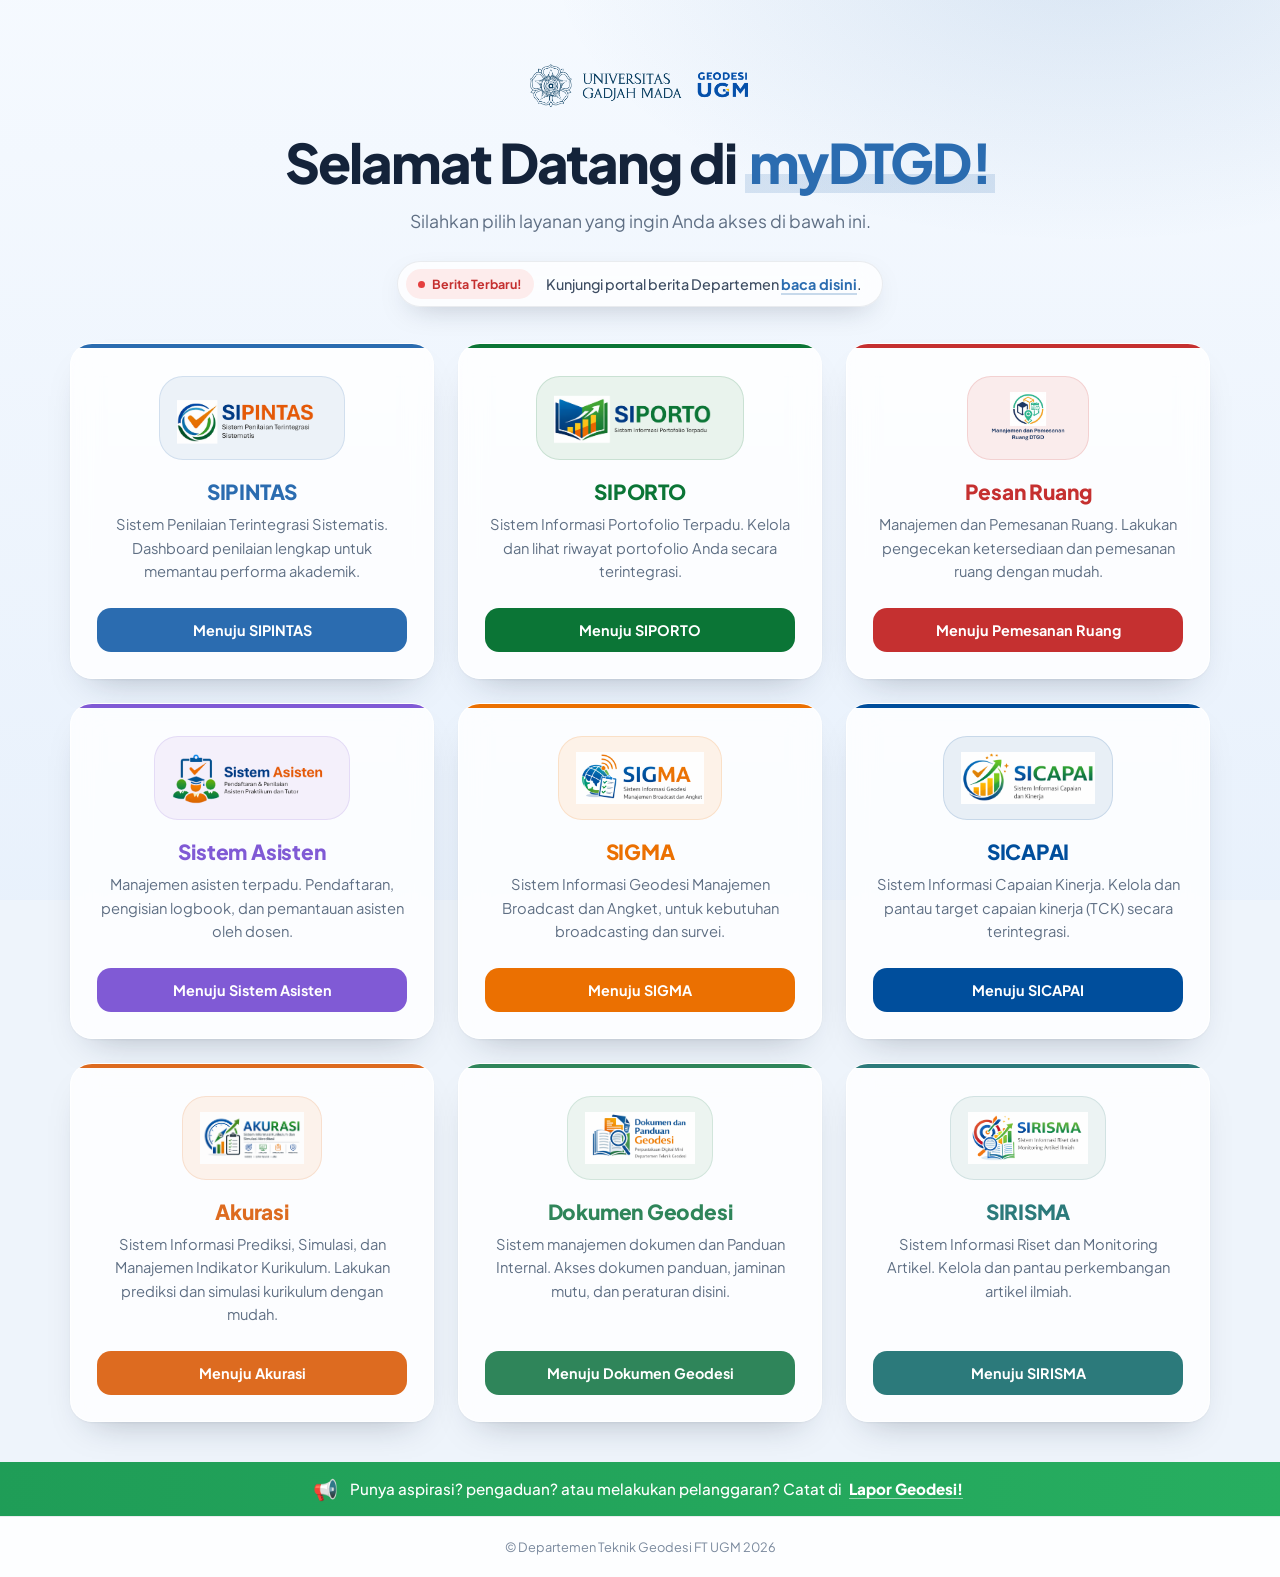
<file: index.html>
<!DOCTYPE html>
<html lang="id">
<head>
  <meta charset="UTF-8">
  <title>Dashboard myDTGD</title>
  <link rel="icon" type="image/png" href="assets/logo.png">
  <meta name="viewport" content="width=device-width, initial-scale=1.0">
  <meta name="description" content="Portal layanan digital Departemen Teknik Geodesi FT UGM.">
  <meta name="theme-color" content="#eef4fb">
  <link rel="preconnect" href="https://fonts.googleapis.com">
  <link rel="preconnect" href="https://fonts.gstatic.com" crossorigin>
  <link href="https://fonts.googleapis.com/css2?family=Plus+Jakarta+Sans:wght@400;500;600;700;800&display=swap" rel="stylesheet">
  <link rel="stylesheet" href="css/style.css">
</head>
<body>

  <div class="background-slideshow" aria-hidden="true">
    <div class="slide" style="background-image: url('assets/bg1.jpg');"></div>
    <div class="slide" style="background-image: url('assets/bg2.JPG');"></div>
    <div class="slide" style="background-image: url('assets/bg3.JPG');"></div>
    <div class="slide" style="background-image: url('assets/bg4.JPG');"></div>
    <div class="slide" style="background-image: url('assets/bg5.JPG');"></div>
  </div>

  <div class="main-container">
    <img src="assets/logo2.png" alt="Department Logo" class="logo-small">
    
    <h1 class="main-title">Selamat Datang di <span class="text-highlight">myDTGD!</span></h1>
    <p class="subtitle">Silahkan pilih layanan yang ingin Anda akses di bawah ini.</p>

    <div class="announcement-highlight">
      <span class="badge-new">Berita Terbaru!</span>
      <span class="announcement-text">
          <span id="news-title">Memuat berita terbaru...</span> <a href="https://geodesi.ugm.ac.id/category/berita/" id="news-link" class="highlight-link" target="_blank" rel="noopener">baca disini</a>.
      </span>
    </div>

    <div class="card-grid">
      <div class="card card-sipintas">
        <div class="card-body">
          <span class="icon-tile"><img src="assets/logo-sipintas.png" alt="Logo SIPINTAS" class="card-icon"></span>
          <h3>SIPINTAS</h3>
          <p>Sistem Penilaian Terintegrasi Sistematis. Dashboard penilaian lengkap untuk memantau performa akademik.</p>
          <a href="http://ugm.id/sipintas" class="btn">Menuju SIPINTAS</a>
        </div>
      </div>

      <div class="card card-siporto">
        <div class="card-body">
          <span class="icon-tile"><img src="assets/logo-siporto.png" alt="Logo SIPORTO" class="card-icon"></span>
          <h3>SIPORTO</h3>
          <p>Sistem Informasi Portofolio Terpadu. Kelola dan lihat riwayat portofolio Anda secara terintegrasi.</p>
          <a href="http://ugm.id/siporto" class="btn">Menuju SIPORTO</a>
        </div>
      </div>

      <div class="card card-ruang">
        <div class="card-body">
          <span class="icon-tile"><img src="assets/logo-pesanruang.png" alt="Logo Pemesanan Ruang" class="card-icon"></span>
          <h3>Pesan Ruang</h3>
          <p>Manajemen dan Pemesanan Ruang. Lakukan pengecekan ketersediaan dan pemesanan ruang dengan mudah.</p>
          <a href="http://ugm.id/pesanruangdtgd" class="btn">Menuju Pemesanan Ruang</a>
        </div>
      </div>

      <div class="card card-asisten">
        <div class="card-body">
          <span class="icon-tile"><img src="assets/logo-sistemasisten.png" alt="Logo Sistem Asisten" class="card-icon"></span>
          <h3>Sistem Asisten</h3>
          <p>Manajemen asisten terpadu. Pendaftaran, pengisian logbook, dan pemantauan asisten oleh dosen.</p>
          <a href="http://ugm.id/sistemasisten" class="btn">Menuju Sistem Asisten</a>
        </div>
      </div>

      <div class="card card-sigma">
        <div class="card-body">
          <span class="icon-tile"><img src="assets/logo-sigma.png" alt="Logo SIGMA" class="card-icon"></span>
          <h3>SIGMA</h3>
          <p>Sistem Informasi Geodesi Manajemen Broadcast dan Angket, untuk kebutuhan broadcasting dan survei.</p>
          <a href="http://ugm.id/sigma" class="btn">Menuju SIGMA</a>
        </div>
      </div>

      <div class="card card-sicapai">
        <div class="card-body">
          <span class="icon-tile"><img src="assets/logo-sicapai.png" alt="Logo SICAPAI" class="card-icon"></span>
          <h3>SICAPAI</h3>
          <p>Sistem Informasi Capaian Kinerja. Kelola dan pantau target capaian kinerja (TCK) secara terintegrasi.</p>
          <a href="http://ugm.id/sicapai" class="btn">Menuju SICAPAI</a>
        </div>
      </div>

      <div class="card card-akurasi">
        <div class="card-body">
          <span class="icon-tile"><img src="assets/logo-akurasi.png" alt="Logo Akurasi" class="card-icon"></span>
          <h3>Akurasi</h3>
          <p>Sistem Informasi Prediksi, Simulasi, dan Manajemen Indikator Kurikulum. Lakukan prediksi dan simulasi kurikulum dengan mudah.</p>
          <a href="http://ugm.id/akurasi" class="btn">Menuju Akurasi</a>
        </div>
      </div>

      <div class="card card-dokumengeodesi">
        <div class="card-body">
          <span class="icon-tile"><img src="assets/logo-dokumengeodesi.png" alt="Logo Dokumen Geodesi" class="card-icon"></span>
          <h3>Dokumen Geodesi</h3>
          <p>Sistem manajemen dokumen dan Panduan Internal. Akses dokumen panduan, jaminan mutu, dan peraturan disini.</p>
          <a href="http://ugm.id/dokumengeodesi" class="btn">Menuju Dokumen Geodesi</a>
        </div>
      </div>

      <div class="card card-sirisma">
        <div class="card-body">
          <span class="icon-tile"><img src="assets/logo-sirisma.png" alt="Logo SIRISMA" class="card-icon"></span>
          <h3>SIRISMA</h3>
          <p>Sistem Informasi Riset dan Monitoring Artikel. Kelola dan pantau perkembangan artikel ilmiah.</p>
          <a href="http://ugm.id/sirisma" class="btn">Menuju SIRISMA</a>
        </div>
      </div>
    </div>
  </div>

  <div class="siintel-banner">
    <span class="megaphone-icon" aria-hidden="true">📢</span>
    <span>Punya aspirasi? pengaduan? atau melakukan pelanggaran? Catat di <a href="http://ugm.id/laporgeodesi" class="siintel-link">Lapor Geodesi!</a></span>
  </div>

  <footer>
    © Departemen Teknik Geodesi FT UGM 2026
  </footer>
  <script src="js/script.js"></script>
</body>
</html>
</file>
<file: css/style.css>
/* myDTGD — refreshed UI (light, airy, glass). Brand colours per service preserved. */
:root {
  --ink: #14233a;
  --muted: #5f6f84;
  --blue: #2b6cb0;
  --veil-a: rgba(246, 250, 255, .90);
  --veil-b: rgba(232, 241, 252, .94);
  --card: rgba(255, 255, 255, .82);
  --line: rgba(20, 35, 58, .08);
  --radius: 22px;
  --font: "Plus Jakarta Sans", "Inter", system-ui, -apple-system, "Segoe UI", sans-serif;
}
*, *::before, *::after { box-sizing: border-box; }
body {
  margin: 0; min-height: 100vh; display: flex; flex-direction: column;
  font-family: var(--font); color: var(--ink);
  background: #eef4fb; -webkit-font-smoothing: antialiased;
}

/* Slideshow background (same markup + timing as before, softer veil) */
.background-slideshow { position: fixed; inset: 0; z-index: -1; overflow: hidden; background: #eef4fb; }
.background-slideshow::after {
  content: ""; position: absolute; inset: 0;
  background:
    radial-gradient(900px 480px at 85% -5%, rgba(43,108,176,.14), transparent 60%),
    linear-gradient(180deg, var(--veil-a), var(--veil-b));
}
.slide {
  position: absolute; inset: 0; background-size: cover; background-position: center;
  opacity: 0; animation: kenBurnsFade 25s infinite;
}
.slide:nth-child(1) { animation-delay: 0s; }
.slide:nth-child(2) { animation-delay: 5s; }
.slide:nth-child(3) { animation-delay: 10s; }
.slide:nth-child(4) { animation-delay: 15s; }
.slide:nth-child(5) { animation-delay: 20s; }
@keyframes kenBurnsFade {
  0%   { opacity: 0; transform: scale(1); }
  5%   { opacity: .55; }
  20%  { opacity: .55; }
  25%  { opacity: 0; transform: scale(1.08); }
  100% { opacity: 0; }
}

/* Layout */
.main-container {
  flex: 1; display: flex; flex-direction: column; align-items: center;
  padding: clamp(32px, 6vw, 64px) 20px 40px;
}

/* Hero */
.logo-small { width: min(220px, 60vw); height: auto; margin-bottom: 26px; animation: rise .7s cubic-bezier(.2,.7,.2,1) both; }
.main-title {
  margin: 0; text-align: center; color: var(--ink);
  font-size: clamp(2.1rem, 5.5vw, 3.4rem); font-weight: 800; line-height: 1.1; letter-spacing: -.035em;
  animation: rise .7s .08s cubic-bezier(.2,.7,.2,1) both;
}
.text-highlight {
  color: var(--blue); display: inline-block;
  background: linear-gradient(transparent 68%, rgba(43,108,176,.16) 68%);
  padding: 0 .08em;
}
.subtitle {
  margin: 14px 0 26px; text-align: center; max-width: 36ch;
  color: var(--muted); font-size: clamp(1rem, 2vw, 1.1rem); line-height: 1.6;
  animation: rise .7s .16s cubic-bezier(.2,.7,.2,1) both;
}
@keyframes rise { from { opacity: 0; transform: translateY(12px); } to { opacity: 1; transform: none; } }

/* News pill */
.announcement-highlight {
  display: inline-flex; align-items: center; gap: 12px; margin: 0 0 36px; padding: 7px 20px 7px 8px;
  background: rgba(255,255,255,.78); border: 1px solid var(--line); border-radius: 999px;
  backdrop-filter: blur(12px); -webkit-backdrop-filter: blur(12px);
  box-shadow: 0 10px 30px -14px rgba(20,35,58,.35);
  font-size: .9rem; line-height: 1.45;
}
.badge-new {
  display: inline-flex; align-items: center; gap: 7px; white-space: nowrap;
  padding: 6px 12px; border-radius: 999px; background: #fdecec; color: #c53030;
  font-weight: 700; font-size: .78rem;
}
.badge-new::before { content: ""; width: 7px; height: 7px; border-radius: 50%; background: #e53e3e; animation: flash 2s infinite; }
@keyframes flash { 0%,100% { opacity: 1; transform: scale(1); } 50% { opacity: .45; transform: scale(.8); } }
.announcement-text { color: #3d4c62; font-weight: 500; }
.highlight-link { color: var(--blue); font-weight: 700; text-decoration: none; border-bottom: 2px solid rgba(43,108,176,.25); transition: border-color .2s, color .2s; }
.highlight-link:hover { color: #1a365d; border-bottom-color: var(--blue); }

/* Cards */
.card-grid { display: grid; grid-template-columns: repeat(auto-fit, minmax(290px, 1fr)); gap: 24px; width: 100%; max-width: 1140px; }
.card {
  --accent: var(--blue);
  position: relative; display: flex; flex-direction: column; height: 100%; overflow: hidden;
  background: var(--card); border: 1px solid rgba(255,255,255,.9); border-radius: var(--radius);
  backdrop-filter: blur(14px); -webkit-backdrop-filter: blur(14px);
  box-shadow: 0 1px 2px rgba(20,35,58,.05), 0 18px 36px -22px rgba(20,35,58,.35);
  transition: transform .3s cubic-bezier(.2,.7,.2,1), box-shadow .3s ease;
}
.card::before { content: ""; position: absolute; left: 0; right: 0; top: 0; height: 4px; background: var(--accent); }
.card:hover, .card:focus-within {
  transform: translateY(-6px);
  box-shadow: 0 1px 2px rgba(20,35,58,.05), 0 30px 50px -24px color-mix(in srgb, var(--accent) 55%, transparent);
}
.card-sipintas { --accent: #2b6cb0; }
.card-siporto { --accent: #0b7536; }
.card-ruang { --accent: #c53030; }
.card-asisten { --accent: #805ad5; }
.card-sigma { --accent: #eb7001; }
.card-sicapai { --accent: #004e9c; }
.card-akurasi { --accent: #dd6b20; }
.card-dokumengeodesi { --accent: #2f855a; }
.card-sirisma { --accent: #2c7a7b; }

.card-body { display: flex; flex-direction: column; align-items: center; text-align: center; height: 100%; padding: 32px 26px 26px; }
.icon-tile {
  display: grid; place-items: center; min-width: 84px; height: 84px; padding: 0 18px; margin-bottom: 18px;
  border-radius: 24px; background: color-mix(in srgb, var(--accent) 9%, white);
  box-shadow: inset 0 0 0 1px color-mix(in srgb, var(--accent) 14%, transparent);
}
.card-icon { height: 52px; width: auto; max-width: 180px; object-fit: contain; display: block; }
.card-body h3 { margin: 0 0 8px; color: var(--accent); font-size: 1.3rem; font-weight: 800; letter-spacing: -.01em; }
.card-body p { flex-grow: 1; margin: 0 0 24px; max-width: 28ch; color: var(--muted); font-size: .92rem; line-height: 1.6; }

.btn {
  width: 100%; padding: 13px 16px; border-radius: 14px; background: var(--accent); color: #fff;
  font-weight: 700; font-size: .9rem; text-decoration: none;
  transition: filter .2s ease, box-shadow .2s ease;
}
.btn::after { content: ""; position: absolute; inset: 0; } /* whole card is one big link */
.card:hover .btn { filter: brightness(.9); box-shadow: 0 10px 20px -10px var(--accent); }
a:focus-visible { outline: 3px solid var(--accent, var(--blue)); outline-offset: 3px; border-radius: 8px; }

/* Lapor banner */
.siintel-banner {
  position: relative; z-index: 10; width: 100%; padding: 14px 20px;
  display: flex; align-items: center; justify-content: center; gap: 12px; flex-wrap: wrap; text-align: center;
  background: linear-gradient(90deg, #1f9d57, #27ae60); color: #fff; font-size: .95rem; font-weight: 500;
}
.siintel-banner .megaphone-icon { font-size: 1.25rem; }
.siintel-banner a.siintel-link { color: #fff; font-weight: 800; text-decoration: underline; text-underline-offset: 3px; text-decoration-color: rgba(255,255,255,.5); padding: 2px 4px; border-radius: 4px; transition: text-decoration-color .2s; }
.siintel-banner a.siintel-link:hover { text-decoration-color: #fff; }

footer { padding: 22px; text-align: center; font-size: .8rem; color: #7b8a9e; background: rgba(255,255,255,.85); border-top: 1px solid var(--line); }

@media (max-width: 600px) {
  .announcement-highlight { flex-direction: column; text-align: center; border-radius: 18px; padding: 14px; }
  .card-grid { gap: 16px; }
}
@media (prefers-reduced-motion: reduce) {
  .slide { animation: none; }
  .slide:first-child { opacity: .45; }
  .logo-small, .main-title, .subtitle, .badge-new::before { animation: none; }
  .card, .btn { transition: none; }
}
</file>
